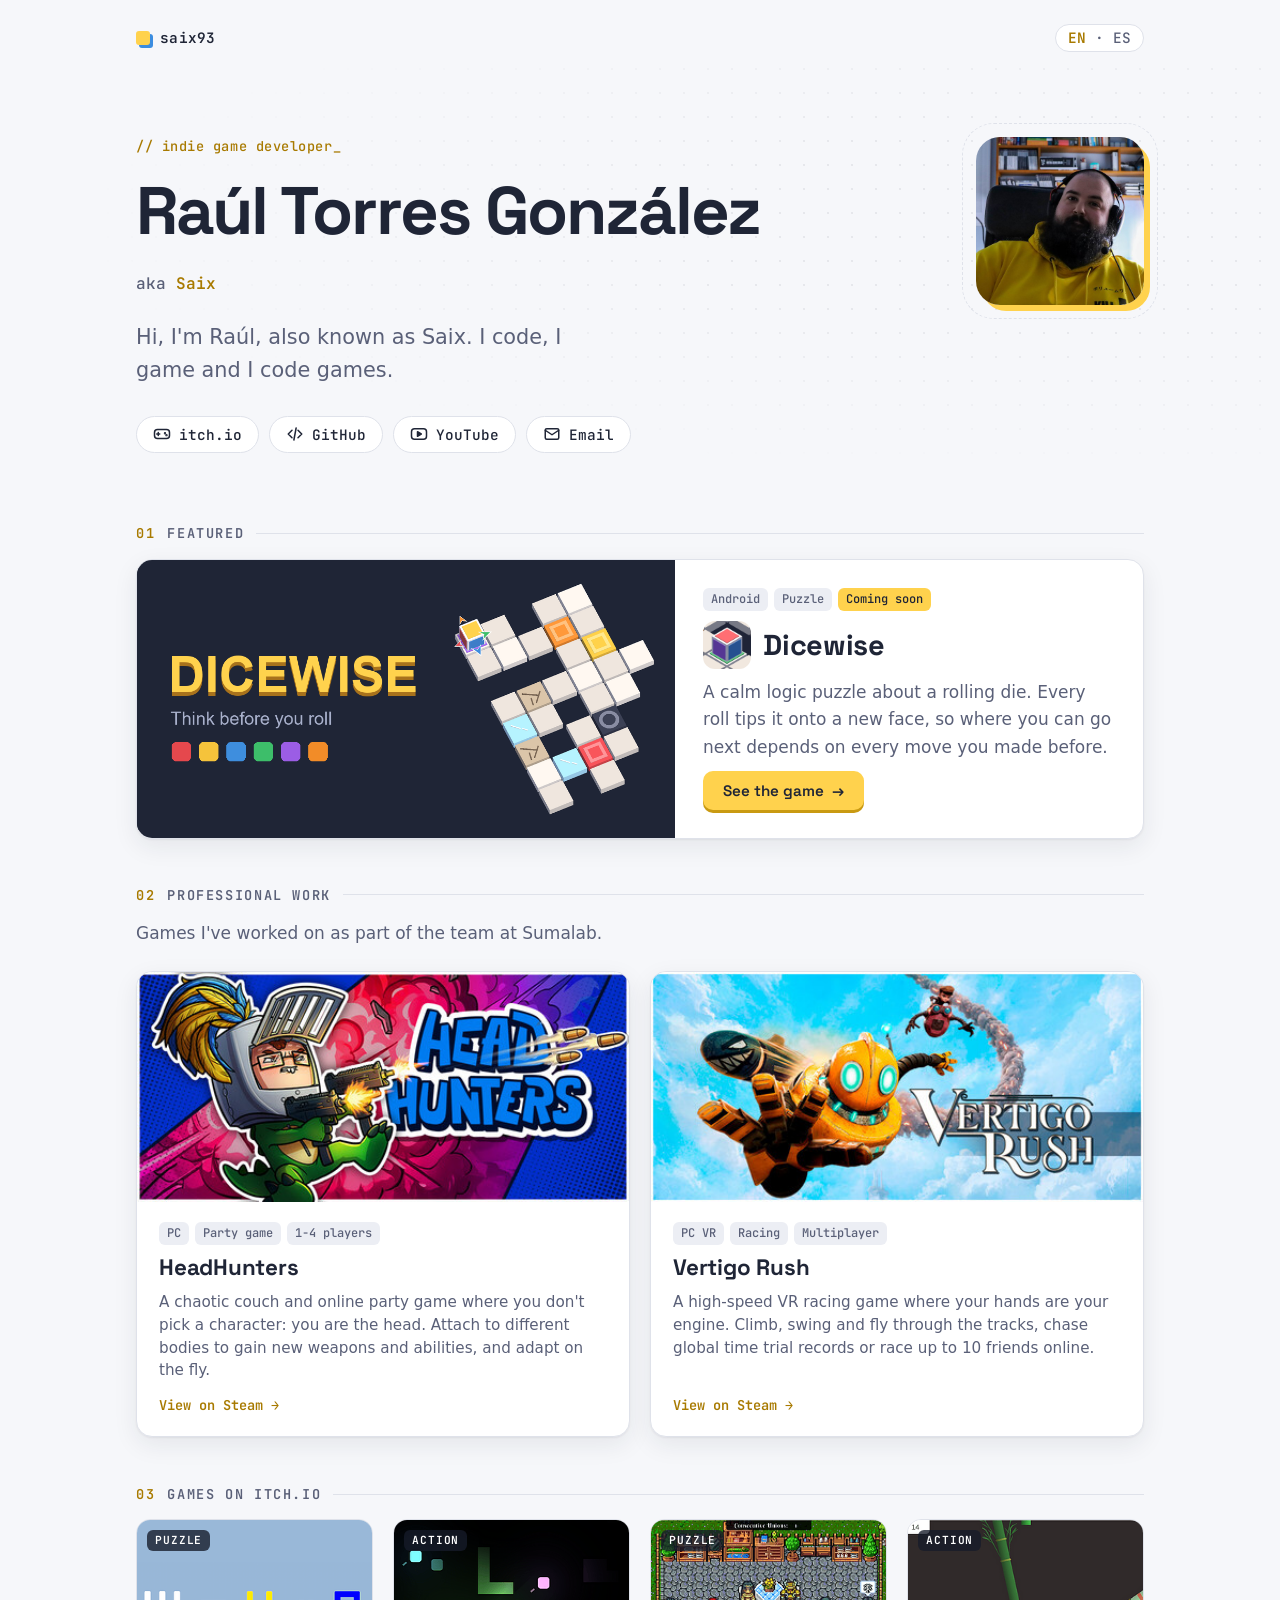
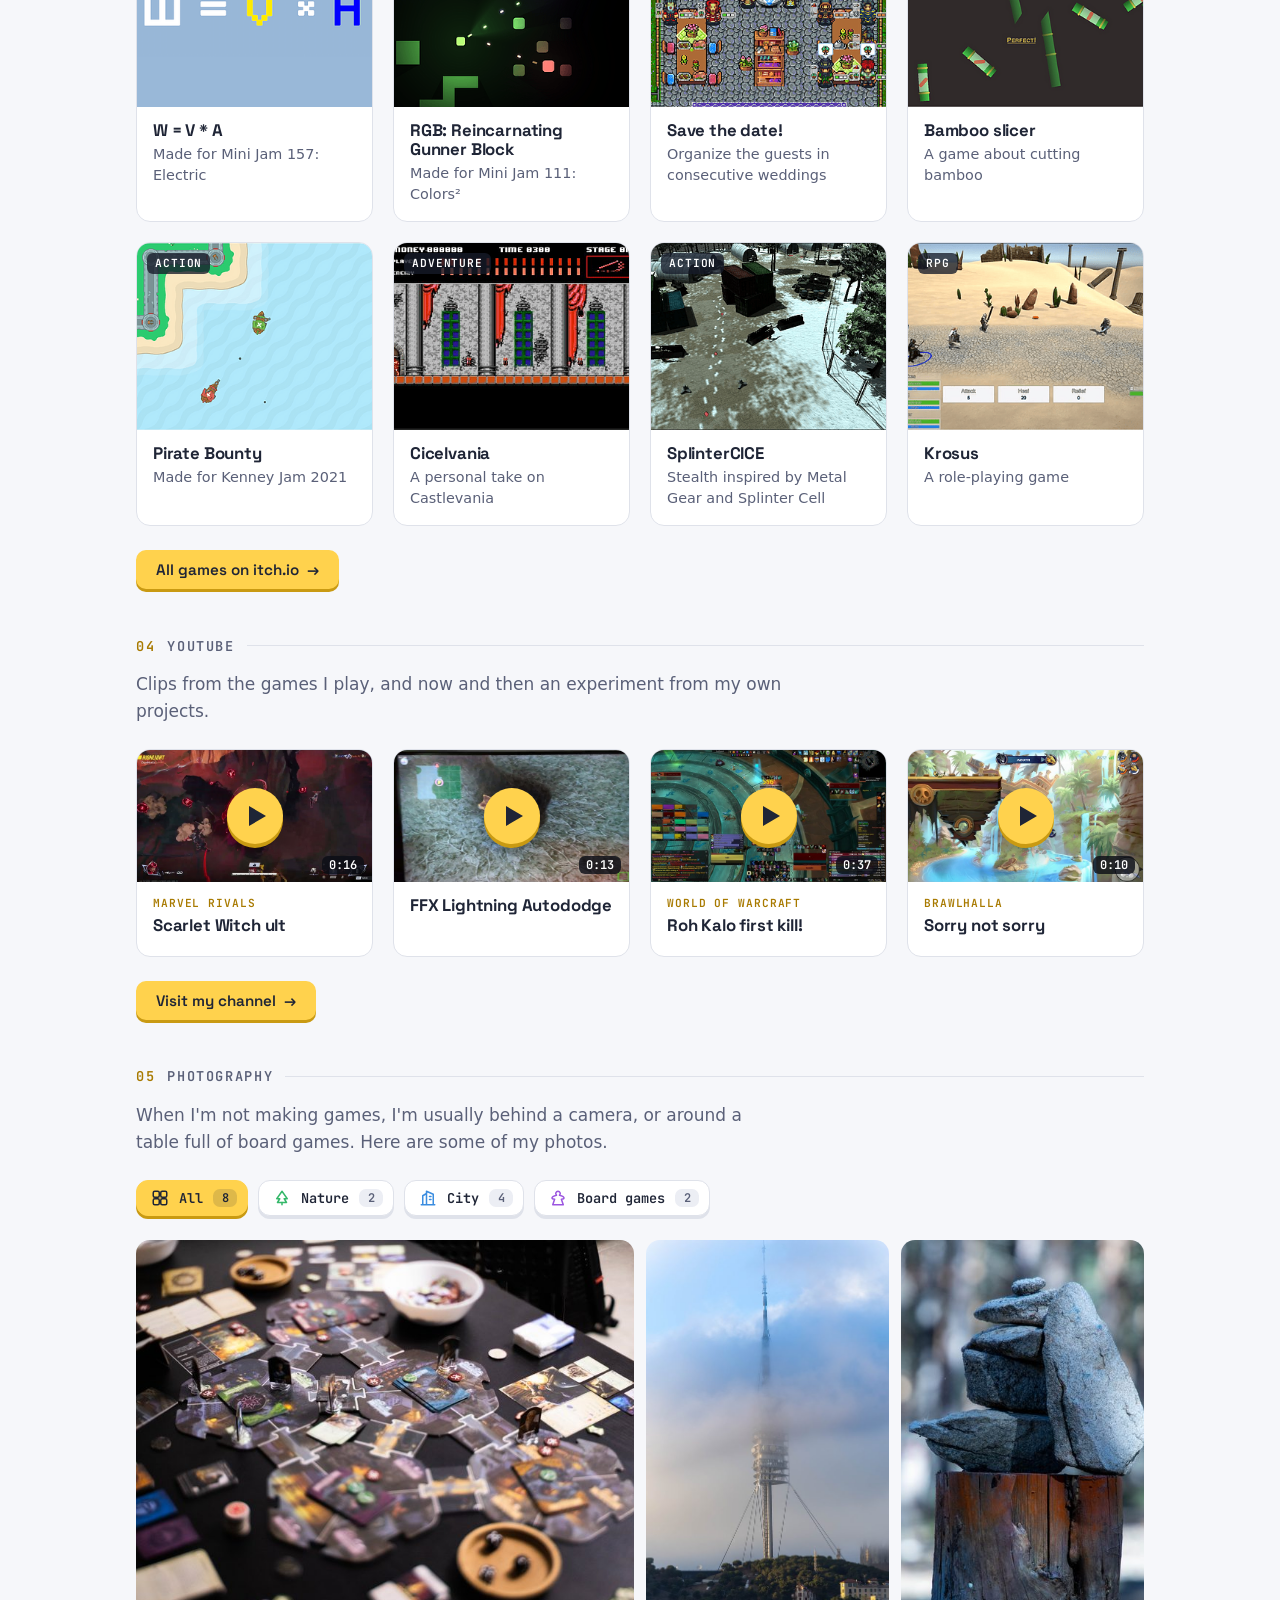
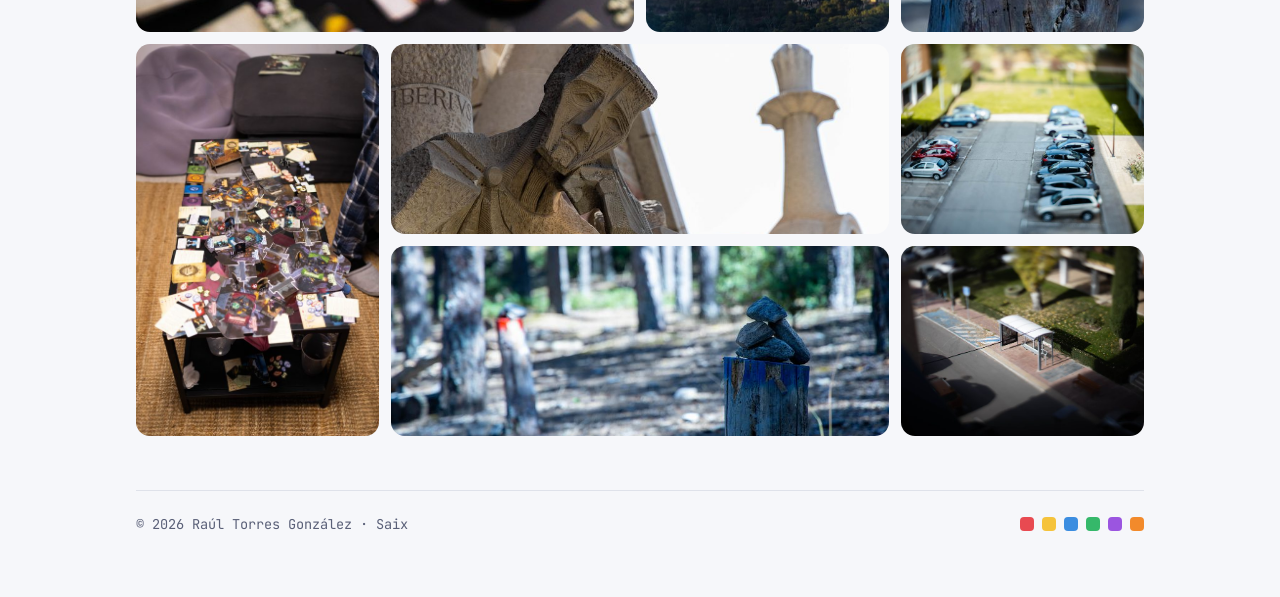
<file: index.html>
<!doctype html>
<html lang="en">
<head>
<meta charset="utf-8">
<meta name="viewport" content="width=device-width, initial-scale=1">
<title data-es="Raúl Torres (Saix) · Desarrollador de videojuegos">Raúl Torres (Saix) · Game Developer</title>
<script src="lang.js"></script>
<meta name="description" content="Raúl Torres González, aka Saix, is an indie game developer. Puzzle and action games for Android and the web, plus photography.">
<link rel="icon" href="dicewise/Dicewise-Icon.png">
<link rel="preconnect" href="https://fonts.googleapis.com">
<link rel="preconnect" href="https://fonts.gstatic.com" crossorigin>
<link rel="stylesheet" href="https://fonts.googleapis.com/css2?family=JetBrains+Mono:wght@400;500;600&family=Space+Grotesk:wght@500;600;700&display=swap">
<link rel="stylesheet" href="style.css">
</head>
<body>
<main class="wide">
<div class="top">
  <a class="brand" href="./">saix93</a>
  <button class="lang-toggle" type="button" aria-label="Change language / Cambiar idioma"><span class="en">EN</span> · <span class="es">ES</span></button>
</div>

<header class="hero">
  <p class="eyebrow"><span lang="en">// indie game developer</span><span lang="es">// desarrollador de videojuegos indie</span></p>
  <h1>Raúl Torres González</h1>
  <p class="aka"><span lang="en">aka</span><span lang="es">alias</span> <strong>Saix</strong></p>
  <figure class="avatar-frame"><img src="img/me.jpg" alt="Raúl Torres González" width="480" height="480"></figure>
  <p class="lead" lang="en">Hi, I'm Raúl, also known as Saix. I code, I game and I code games.</p>
  <p class="lead" lang="es">Hola, soy Raúl, también conocido como Saix. Programo, juego y programo juegos.</p>
  <div class="actions">
    <a class="pill" href="https://saix93.itch.io/">
      <svg viewBox="0 0 24 24" fill="none" stroke="currentColor" stroke-width="2" stroke-linecap="round" stroke-linejoin="round" aria-hidden="true"><rect x="2" y="6" width="20" height="12" rx="4"/><path d="M7 10v4M5 12h4"/><circle cx="16" cy="11" r=".6" fill="currentColor"/><circle cx="18" cy="13.5" r=".6" fill="currentColor"/></svg>
      itch.io
    </a>
    <a class="pill" href="https://github.com/saix93">
      <svg viewBox="0 0 24 24" fill="none" stroke="currentColor" stroke-width="2" stroke-linecap="round" stroke-linejoin="round" aria-hidden="true"><path d="m8 7-5 5 5 5M16 7l5 5-5 5M13.5 4l-3 16"/></svg>
      GitHub
    </a>
    <a class="pill" href="https://www.youtube.com/@rtorresgonzalez93">
      <svg viewBox="0 0 24 24" fill="none" stroke="currentColor" stroke-width="2" stroke-linecap="round" stroke-linejoin="round" aria-hidden="true"><rect x="2" y="5" width="20" height="14" rx="4"/><path d="m10 9 5 3-5 3z" fill="currentColor"/></svg>
      YouTube
    </a>
    <a class="pill" href="mailto:r.torresgonzalez.93@gmail.com">
      <svg viewBox="0 0 24 24" fill="none" stroke="currentColor" stroke-width="2" stroke-linecap="round" stroke-linejoin="round" aria-hidden="true"><rect x="3" y="5" width="18" height="14" rx="2"/><path d="m3 7 9 6 9-6"/></svg>
      Email
    </a>
  </div>
</header>

<h2 class="section-title"><span class="idx">01</span><span lang="en">Featured</span><span lang="es">Destacado</span></h2>
<article class="featured" data-tilt="3">
  <a class="art" href="dicewise/"><img src="dicewise/FeatureGraphic.png" alt="Dicewise" width="1024" height="500"></a>
  <div class="body">
    <ul class="tags">
      <li class="badge">Android</li>
      <li class="badge"><span lang="en">Puzzle</span><span lang="es">Puzle</span></li>
      <li class="badge soon"><span lang="en">Coming soon</span><span lang="es">Próximamente</span></li>
    </ul>
    <h3><img src="dicewise/Dicewise-Icon.png" alt="" width="48" height="48">Dicewise</h3>
    <p lang="en">A calm logic puzzle about a rolling die. Every roll tips it onto a new face, so where you can go next depends on every move you made before.</p>
    <p lang="es">Un puzle de lógica tranquilo sobre un dado que rueda. Cada movimiento lo vuelca sobre una cara nueva, así que adónde puedes ir depende de todo lo que has hecho antes.</p>
    <a class="button" href="dicewise/"><span lang="en">See the game</span><span lang="es">Ver el juego</span> →</a>
  </div>
</article>

<h2 class="section-title" id="work"><span class="idx">02</span><span lang="en">Professional work</span><span lang="es">Trabajo profesional</span></h2>
<p class="section-intro" lang="en">Games I've worked on as part of the team at Sumalab.</p>
<p class="section-intro" lang="es">Juegos en los que he trabajado como parte del equipo de Sumalab.</p>
<ul class="work">
  <li><a data-tilt="4" href="https://store.steampowered.com/app/3675690/HeadHunters/">
    <div class="thumb"><img src="img/work/headhunters.jpg" alt="" width="460" height="215" loading="lazy"></div>
    <div class="info">
      <ul class="tags">
        <li class="badge">PC</li>
        <li class="badge">Party game</li>
        <li class="badge"><span lang="en">1-4 players</span><span lang="es">1-4 jugadores</span></li>
      </ul>
      <h3>HeadHunters</h3>
      <p lang="en">A chaotic couch and online party game where you don't pick a character: you are the head. Attach to different bodies to gain new weapons and abilities, and adapt on the fly.</p>
      <p lang="es">Un party game caótico en local y online donde no eliges personaje: eres una cabeza. Acóplate a distintos cuerpos para conseguir nuevas armas y habilidades, y adáptate sobre la marcha.</p>
      <span class="store"><span lang="en">View on Steam</span><span lang="es">Ver en Steam</span> →</span>
    </div>
  </a></li>
  <li><a data-tilt="4" href="https://store.steampowered.com/app/1483380/Vertigo_Rush/">
    <div class="thumb"><img src="img/work/vertigo-rush.jpg" alt="" width="460" height="215" loading="lazy"></div>
    <div class="info">
      <ul class="tags">
        <li class="badge">PC VR</li>
        <li class="badge"><span lang="en">Racing</span><span lang="es">Carreras</span></li>
        <li class="badge"><span lang="en">Multiplayer</span><span lang="es">Multijugador</span></li>
      </ul>
      <h3>Vertigo Rush</h3>
      <p lang="en">A high-speed VR racing game where your hands are your engine. Climb, swing and fly through the tracks, chase global time trial records or race up to 10 friends online.</p>
      <p lang="es">Un juego de carreras en realidad virtual a toda velocidad donde tus manos son el motor. Escala, balancéate y vuela por los circuitos, bate récords mundiales contrarreloj o reta online a hasta 10 amigos.</p>
      <span class="store"><span lang="en">View on Steam</span><span lang="es">Ver en Steam</span> →</span>
    </div>
  </a></li>
</ul>

<h2 class="section-title"><span class="idx">03</span><span lang="en">Games on itch.io</span><span lang="es">Juegos en itch.io</span></h2>
<ul class="grid">
  <li><a data-tilt="8" href="https://saix93.itch.io/w-va">
    <div class="thumb"><img src="img/games/w-va.png" alt="" width="315" height="250" loading="lazy"><span class="genre"><span lang="en">Puzzle</span><span lang="es">Puzle</span></span></div>
    <div class="info"><h3>W = V * A</h3>
      <p lang="en">Made for Mini Jam 157: Electric</p>
      <p lang="es">Hecho para la Mini Jam 157: Electric</p></div>
  </a></li>
  <li><a data-tilt="8" href="https://saix93.itch.io/rgb-thegame">
    <div class="thumb"><img src="img/games/rgb-thegame.png" alt="" width="315" height="250" loading="lazy"><span class="genre"><span lang="en">Action</span><span lang="es">Acción</span></span></div>
    <div class="info"><h3>RGB: Reincarnating Gunner Block</h3>
      <p lang="en">Made for Mini Jam 111: Colors²</p>
      <p lang="es">Hecho para la Mini Jam 111: Colors²</p></div>
  </a></li>
  <li><a data-tilt="8" href="https://saix93.itch.io/save-the-date">
    <div class="thumb"><img src="img/games/save-the-date.png" alt="" width="315" height="250" loading="lazy"><span class="genre"><span lang="en">Puzzle</span><span lang="es">Puzle</span></span></div>
    <div class="info"><h3>Save the date!</h3>
      <p lang="en">Organize the guests in consecutive weddings</p>
      <p lang="es">Organiza a los invitados de bodas consecutivas</p></div>
  </a></li>
  <li><a data-tilt="8" href="https://saix93.itch.io/bamboo-slicer">
    <div class="thumb"><img src="img/games/bamboo-slicer.png" alt="" width="315" height="250" loading="lazy"><span class="genre"><span lang="en">Action</span><span lang="es">Acción</span></span></div>
    <div class="info"><h3>Bamboo slicer</h3>
      <p lang="en">A game about cutting bamboo</p>
      <p lang="es">Un juego sobre cortar bambú</p></div>
  </a></li>
  <li><a data-tilt="8" href="https://saix93.itch.io/pirate-bounty">
    <div class="thumb"><img src="img/games/pirate-bounty.png" alt="" width="315" height="250" loading="lazy"><span class="genre"><span lang="en">Action</span><span lang="es">Acción</span></span></div>
    <div class="info"><h3>Pirate Bounty</h3>
      <p lang="en">Made for Kenney Jam 2021</p>
      <p lang="es">Hecho para la Kenney Jam 2021</p></div>
  </a></li>
  <li><a data-tilt="8" href="https://saix93.itch.io/cicelvania">
    <div class="thumb"><img src="img/games/cicelvania.png" alt="" width="315" height="250" loading="lazy"><span class="genre"><span lang="en">Adventure</span><span lang="es">Aventura</span></span></div>
    <div class="info"><h3>Cicelvania</h3>
      <p lang="en">A personal take on Castlevania</p>
      <p lang="es">Mi versión personal de Castlevania</p></div>
  </a></li>
  <li><a data-tilt="8" href="https://saix93.itch.io/splintercice">
    <div class="thumb"><img src="img/games/splintercice.png" alt="" width="315" height="250" loading="lazy"><span class="genre"><span lang="en">Action</span><span lang="es">Acción</span></span></div>
    <div class="info"><h3>SplinterCICE</h3>
      <p lang="en">Stealth inspired by Metal Gear and Splinter Cell</p>
      <p lang="es">Sigilo inspirado en Metal Gear y Splinter Cell</p></div>
  </a></li>
  <li><a data-tilt="8" href="https://saix93.itch.io/krosus">
    <div class="thumb"><img src="img/games/krosus.png" alt="" width="315" height="250" loading="lazy"><span class="genre"><span lang="en">RPG</span><span lang="es">Rol</span></span></div>
    <div class="info"><h3>Krosus</h3>
      <p lang="en">A role-playing game</p>
      <p lang="es">Un juego de rol</p></div>
  </a></li>
</ul>
<a class="button section-cta" href="https://saix93.itch.io/"><span lang="en">All games on itch.io</span><span lang="es">Todos los juegos en itch.io</span> →</a>

<h2 class="section-title" id="videos"><span class="idx">04</span>YouTube</h2>
<p class="section-intro" lang="en">Clips from the games I play, and now and then an experiment from my own projects.</p>
<p class="section-intro" lang="es">Clips de los juegos a los que juego y, de vez en cuando, algún experimento de mis propios proyectos.</p>
<ul class="videos">
</ul>

<dialog class="lightbox video-box" aria-label="Video">
  <div class="lb-frame"></div>
  <div class="lb-bar"><span class="lb-cap"></span><span class="lb-count"></span></div>
  <button type="button" class="lb-prev" aria-label="Previous">‹</button>
  <button type="button" class="lb-next" aria-label="Next">›</button>
  <button type="button" class="lb-close" aria-label="Close">✕</button>
</dialog>
<a class="button section-cta" href="https://www.youtube.com/@rtorresgonzalez93"><span lang="en">Visit my channel</span><span lang="es">Visita mi canal</span> →</a>
<script src="videos-list.js"></script>
<script src="videos.js"></script>

<h2 class="section-title" id="photos"><span class="idx">05</span><span lang="en">Photography</span><span lang="es">Fotografía</span></h2>
<p class="section-intro" lang="en">When I'm not making games, I'm usually behind a camera, or around a table full of board games. Here are some of my photos.</p>
<p class="section-intro" lang="es">Cuando no estoy haciendo juegos, suelo estar detrás de una cámara o alrededor de una mesa llena de juegos de mesa. Aquí tienes algunas de mis fotos.</p>
<div class="filters" role="group" aria-label="Filter photos">
  <button type="button" data-filter="all" aria-pressed="true">
    <svg viewBox="0 0 24 24" fill="none" stroke="currentColor" stroke-width="2" stroke-linejoin="round" aria-hidden="true"><rect x="3" y="3" width="8" height="8" rx="2"/><rect x="13" y="3" width="8" height="8" rx="2"/><rect x="3" y="13" width="8" height="8" rx="2"/><rect x="13" y="13" width="8" height="8" rx="2"/></svg>
    <span lang="en">All</span><span lang="es">Todas</span><span class="count"></span>
  </button>
  <button type="button" data-filter="nature" aria-pressed="false" style="--c: var(--green)">
    <svg viewBox="0 0 24 24" fill="none" stroke="currentColor" stroke-width="2" stroke-linecap="round" stroke-linejoin="round" aria-hidden="true"><path d="M12 3 5 13h4l-3 5h12l-3-5h4z"/><path d="M12 18v3"/></svg>
    <span lang="en">Nature</span><span lang="es">Naturaleza</span><span class="count"></span>
  </button>
  <button type="button" data-filter="city" aria-pressed="false" style="--c: var(--blue)">
    <svg viewBox="0 0 24 24" fill="none" stroke="currentColor" stroke-width="2" stroke-linecap="round" stroke-linejoin="round" aria-hidden="true"><path d="M3 21h18M5 21V9l5-3v15M10 21V3l9 4v14"/><path d="M14 10h2M14 14h2"/></svg>
    <span lang="en">City</span><span lang="es">Ciudad</span><span class="count"></span>
  </button>
  <button type="button" data-filter="boardgames" aria-pressed="false" style="--c: var(--purple)">
    <svg viewBox="0 0 24 24" fill="none" stroke="currentColor" stroke-width="2" stroke-linecap="round" stroke-linejoin="round" aria-hidden="true"><path d="M12 3a3 3 0 0 1 2 5.2c2 .5 6 1.6 6 3.8 0 1.2-1.6 1.6-3.5 1.6L19 21H5l2.5-7.4C5.6 13.6 4 13.2 4 12c0-2.2 4-3.3 6-3.8A3 3 0 0 1 12 3z"/></svg>
    <span lang="en">Board games</span><span lang="es">Juegos de mesa</span><span class="count"></span>
  </button>
</div>
<ul class="gallery">
  <li class="big" data-cat="boardgames"><a data-tilt="5" href="img/photos/3478.jpg"><img src="img/photos/3478-sm.jpg" alt="Board game in progress on a dark table" width="800" height="533" loading="lazy"><span class="cap"><span lang="en">Board game night</span><span lang="es">Noche de juegos de mesa</span></span></a></li>
  <li class="tall" data-cat="city"><a data-tilt="5" href="img/photos/2397.jpg"><img src="img/photos/2397-sm.jpg" alt="Collserola tower rising out of the fog" width="533" height="800" loading="lazy"><span class="cap"><span lang="en">Above the fog</span><span lang="es">Sobre la niebla</span></span></a></li>
  <li class="tall" data-cat="nature"><a data-tilt="5" href="img/photos/2288.jpg"><img src="img/photos/2288-sm.jpg" alt="Stacked stones on a tree stump in a pine forest" width="800" height="533" loading="lazy"><span class="cap"><span lang="en">Balance</span><span lang="es">Equilibrio</span></span></a></li>
  <li class="tall" data-cat="boardgames"><a data-tilt="5" href="img/photos/3395.jpg"><img src="img/photos/3395-sm.jpg" alt="A board game spread over a living room table" width="533" height="800" loading="lazy"><span class="cap"><span lang="en">A full table</span><span lang="es">Mesa llena</span></span></a></li>
  <li class="wide" data-cat="city"><a data-tilt="5" href="img/photos/2490.jpg"><img src="img/photos/2490-sm.jpg" alt="Stone sculpture on a church facade" width="800" height="533" loading="lazy"><span class="cap"><span lang="en">Carved in stone</span><span lang="es">Tallado en piedra</span></span></a></li>
  <li data-cat="city"><a data-tilt="5" href="img/photos/3153.jpg"><img src="img/photos/3153-sm.jpg" alt="Tilt-shift view of a car park" width="800" height="533" loading="lazy"><span class="cap"><span lang="en">Miniature car park</span><span lang="es">Aparcamiento en miniatura</span></span></a></li>
  <li class="wide" data-cat="nature"><a data-tilt="5" href="img/photos/2286.jpg"><img src="img/photos/2286-sm.jpg" alt="Pine forest with a stone stack in the light" width="800" height="533" loading="lazy"><span class="cap"><span lang="en">Pine forest</span><span lang="es">Pinar</span></span></a></li>
  <li data-cat="city"><a data-tilt="5" href="img/photos/3160.jpg"><img src="img/photos/3160-sm.jpg" alt="Tilt-shift view of a street and bus stop" width="800" height="533" loading="lazy"><span class="cap"><span lang="en">Miniature street</span><span lang="es">Calle en miniatura</span></span></a></li>
</ul>

<dialog class="lightbox photo-box" aria-label="Photo">
  <img alt="">
  <div class="lb-bar"><span class="lb-cap"></span><span class="lb-count"></span></div>
  <button type="button" class="lb-prev" aria-label="Previous">‹</button>
  <button type="button" class="lb-next" aria-label="Next">›</button>
  <button type="button" class="lb-close" aria-label="Close">✕</button>
</dialog>
<script src="gallery.js"></script>
<script src="taglines.js"></script>
<script src="typewriter.js"></script>
<script src="effects.js"></script>

<footer class="footer">
  <span>© 2026 Raúl Torres González · Saix</span>
  <ul class="pips" aria-hidden="true"><li></li><li></li><li></li><li></li><li></li><li></li></ul>
</footer>
</main>
</body>
</html>
</file>
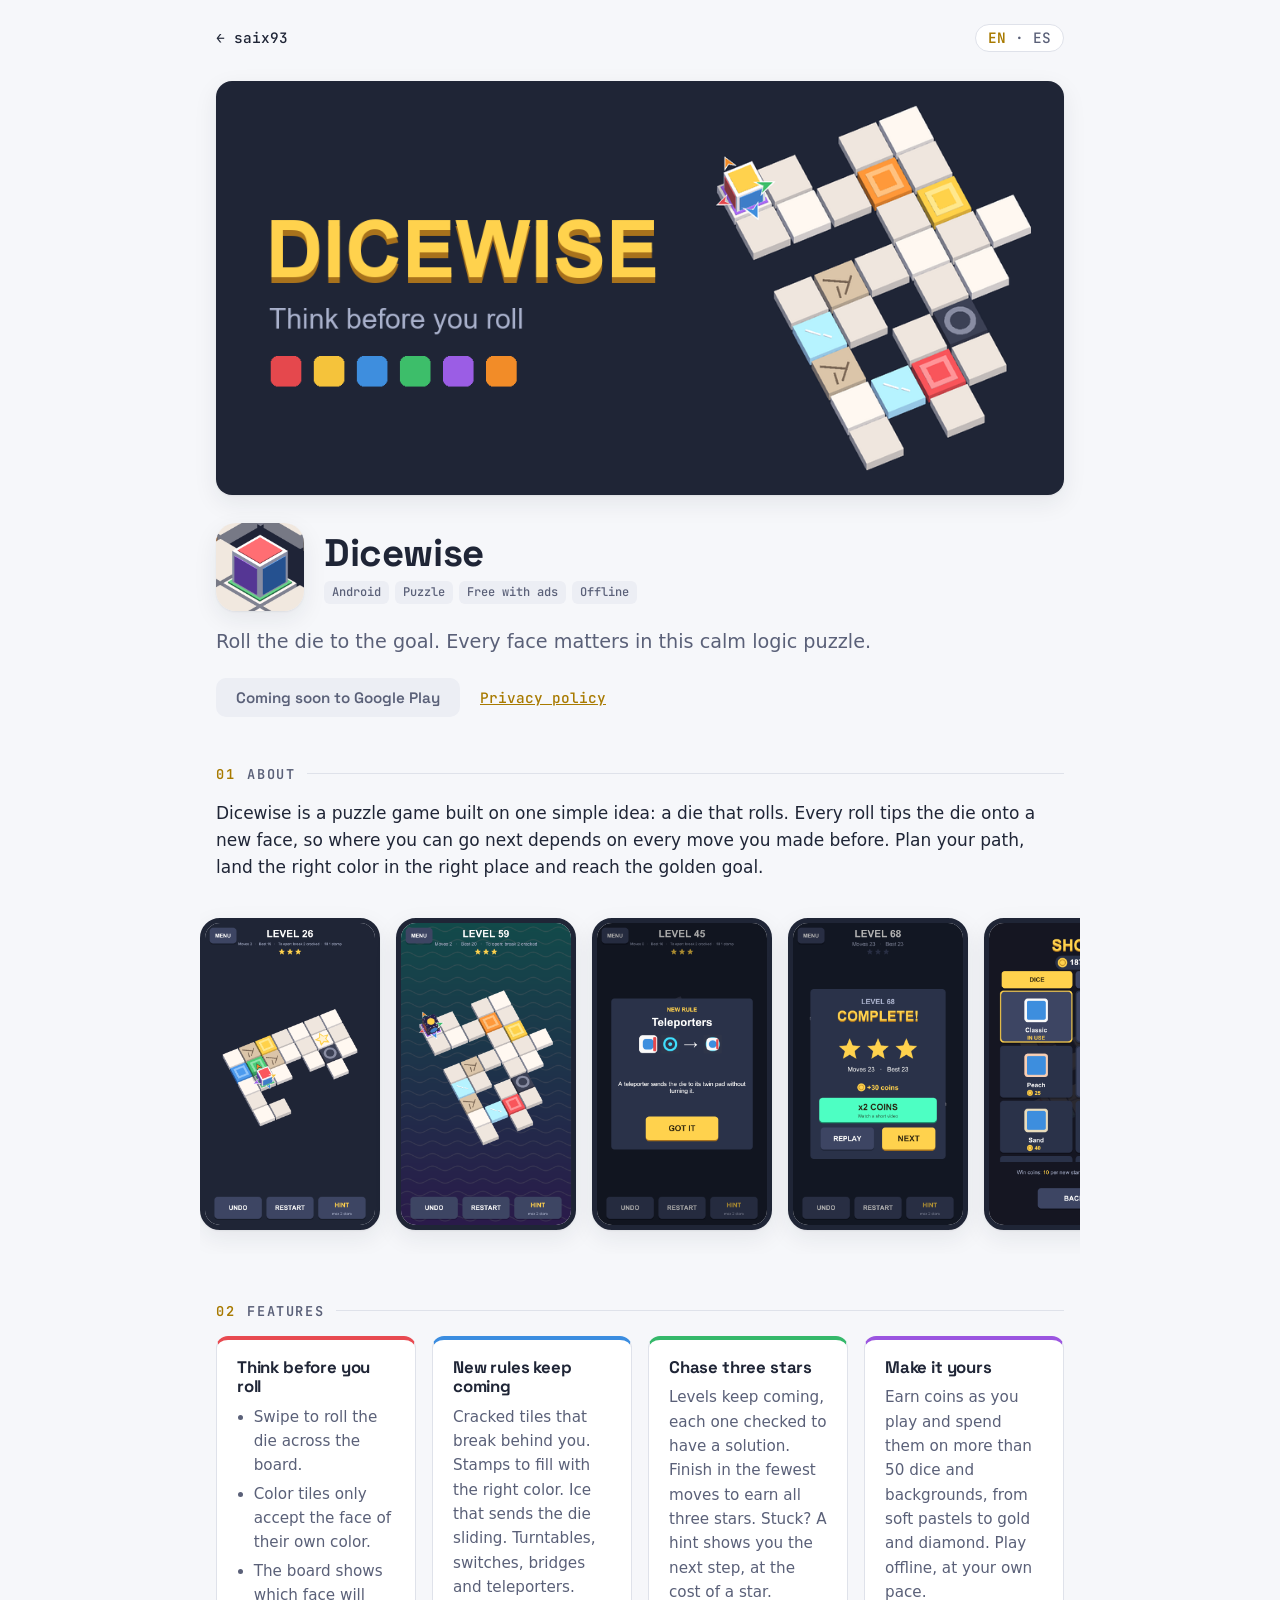
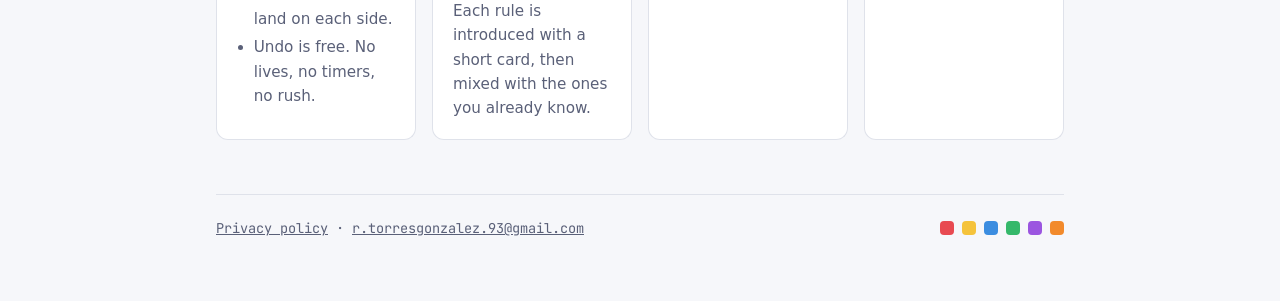
<file: dicewise/index.html>
<!doctype html>
<html lang="en">
<head>
<meta charset="utf-8">
<meta name="viewport" content="width=device-width, initial-scale=1">
<title data-es="Dicewise · Puzzle de dados">Dicewise · Rolling Dice Puzzle</title>
<script src="../lang.js"></script>
<meta name="description" content="Dicewise is a calm logic puzzle for Android. Roll the die to the goal: every face matters.">
<meta property="og:title" content="Dicewise: Rolling Dice Puzzle">
<meta property="og:description" content="Roll the die to the goal. Every face matters in this calm logic puzzle.">
<meta property="og:image" content="https://saix93.github.io/dicewise/FeatureGraphic.png">
<link rel="icon" href="Dicewise-Icon.png">
<link rel="preconnect" href="https://fonts.googleapis.com">
<link rel="preconnect" href="https://fonts.gstatic.com" crossorigin>
<link rel="stylesheet" href="https://fonts.googleapis.com/css2?family=JetBrains+Mono:wght@400;500;600&family=Space+Grotesk:wght@500;600;700&display=swap">
<link rel="stylesheet" href="../style.css">
</head>
<body>
<main class="wide" style="max-width: 880px">
<div class="top">
  <a href="../">← saix93</a>
  <button class="lang-toggle" type="button" aria-label="Change language / Cambiar idioma"><span class="en">EN</span> · <span class="es">ES</span></button>
</div>

<img class="banner" src="FeatureGraphic.png" alt="Dicewise: Think before you roll" width="1024" height="500">

<div class="game-head">
  <img src="Dicewise-Icon.png" alt="" width="88" height="88">
  <div>
    <h1>Dicewise</h1>
    <ul class="tags">
      <li class="badge">Android</li>
      <li class="badge"><span lang="en">Puzzle</span><span lang="es">Puzle</span></li>
      <li class="badge"><span lang="en">Free with ads</span><span lang="es">Gratis con anuncios</span></li>
      <li class="badge"><span lang="en">Offline</span><span lang="es">Sin conexión</span></li>
    </ul>
  </div>
</div>

<p class="tagline" lang="en">Roll the die to the goal. Every face matters in this calm logic puzzle.</p>
<p class="tagline" lang="es">Rueda el dado hasta la meta. En este puzle de lógica, cada cara cuenta.</p>
<!-- When the game is live, replace this span with:
     <a class="button" href="https://play.google.com/store/apps/details?id=com.saix.dicewise"><span lang="en">Get it on Google Play</span><span lang="es">Disponible en Google Play</span></a> -->
<div class="store-row">
  <span class="button disabled"><span lang="en">Coming soon to Google Play</span><span lang="es">Próximamente en Google Play</span></span>
  <a class="policy-link" href="privacy-policy.html"><span lang="en">Privacy policy</span><span lang="es">Política de privacidad</span></a>
</div>

<h2 class="section-title"><span class="idx">01</span><span lang="en">About</span><span lang="es">El juego</span></h2>
<p lang="en">Dicewise is a puzzle game built on one simple idea: a die that rolls. Every roll tips the die onto a new face, so where you can go next depends on every move you made before. Plan your path, land the right color in the right place and reach the golden goal.</p>
<p lang="es">Dicewise es un juego de puzles con una idea sencilla: un dado que rueda. Cada movimiento vuelca el dado sobre una cara nueva, así que adónde puedes ir depende de todo lo que has hecho antes. Planea tu camino, pon el color adecuado en el sitio adecuado y llega a la meta dorada.</p>

<div class="shots" data-hscroll>
  <img src="Screenshots/01-gameplay.png" alt="" width="1080" height="1920" loading="lazy">
  <img src="Screenshots/02-advanced.png" alt="" width="1080" height="1920" loading="lazy">
  <img src="Screenshots/03-new-rule.png" alt="" width="1080" height="1920" loading="lazy">
  <img src="Screenshots/04-level-complete.png" alt="" width="1080" height="1920" loading="lazy">
  <img src="Screenshots/05-shop.png" alt="" width="1080" height="1920" loading="lazy">
  <img src="Screenshots/06-menu.png" alt="" width="1080" height="1920" loading="lazy">
</div>

<h2 class="section-title"><span class="idx">02</span><span lang="en">Features</span><span lang="es">Características</span></h2>
<div class="features">
  <section data-tilt="6" class="feature" style="--c: var(--red)">
    <h3><span lang="en">Think before you roll</span><span lang="es">Piensa antes de rodar</span></h3>
    <ul lang="en">
      <li>Swipe to roll the die across the board.</li>
      <li>Color tiles only accept the face of their own color.</li>
      <li>The board shows which face will land on each side.</li>
      <li>Undo is free. No lives, no timers, no rush.</li>
    </ul>
    <ul lang="es">
      <li>Desliza para hacer rodar el dado por el tablero.</li>
      <li>Las casillas de color solo aceptan la cara de su color.</li>
      <li>El tablero te muestra qué cara caerá en cada lado.</li>
      <li>Deshacer es gratis. Sin vidas, sin cronómetros, sin prisas.</li>
    </ul>
  </section>
  <section data-tilt="6" class="feature" style="--c: var(--blue)">
    <h3><span lang="en">New rules keep coming</span><span lang="es">Siempre hay reglas nuevas</span></h3>
    <p lang="en">Cracked tiles that break behind you. Stamps to fill with the right color. Ice that sends the die sliding. Turntables, switches, bridges and teleporters. Each rule is introduced with a short card, then mixed with the ones you already know.</p>
    <p lang="es">Casillas agrietadas que se rompen a tu paso. Sellos que llenar con el color correcto. Hielo que hace deslizar el dado. Plataformas giratorias, interruptores, puentes y teletransportes. Cada regla se presenta con una tarjeta breve y luego se mezcla con las que ya conoces.</p>
  </section>
  <section data-tilt="6" class="feature" style="--c: var(--green)">
    <h3><span lang="en">Chase three stars</span><span lang="es">Consigue las tres estrellas</span></h3>
    <p lang="en">Levels keep coming, each one checked to have a solution. Finish in the fewest moves to earn all three stars. Stuck? A hint shows you the next step, at the cost of a star.</p>
    <p lang="es">Los niveles no se acaban, y todos tienen solución comprobada. Termina con el mínimo de movimientos para conseguir las tres estrellas. ¿Atascado? Una pista te muestra el siguiente paso, a cambio de una estrella.</p>
  </section>
  <section data-tilt="6" class="feature" style="--c: var(--purple)">
    <h3><span lang="en">Make it yours</span><span lang="es">Hazlo tuyo</span></h3>
    <p lang="en">Earn coins as you play and spend them on more than 50 dice and backgrounds, from soft pastels to gold and diamond. Play offline, at your own pace.</p>
    <p lang="es">Gana monedas jugando y gástalas en más de 50 dados y fondos, desde tonos pastel hasta oro y diamante. Juega sin conexión, a tu ritmo.</p>
  </section>
</div>

<footer class="footer">
  <span><a href="privacy-policy.html"><span lang="en">Privacy policy</span><span lang="es">Política de privacidad</span></a> · <a href="mailto:r.torresgonzalez.93@gmail.com">r.torresgonzalez.93@gmail.com</a></span>
  <ul class="pips" aria-hidden="true"><li></li><li></li><li></li><li></li><li></li><li></li></ul>
</footer>
</main>
<script src="../hscroll.js"></script>
<script src="../effects.js"></script>
</body>
</html>
</file>
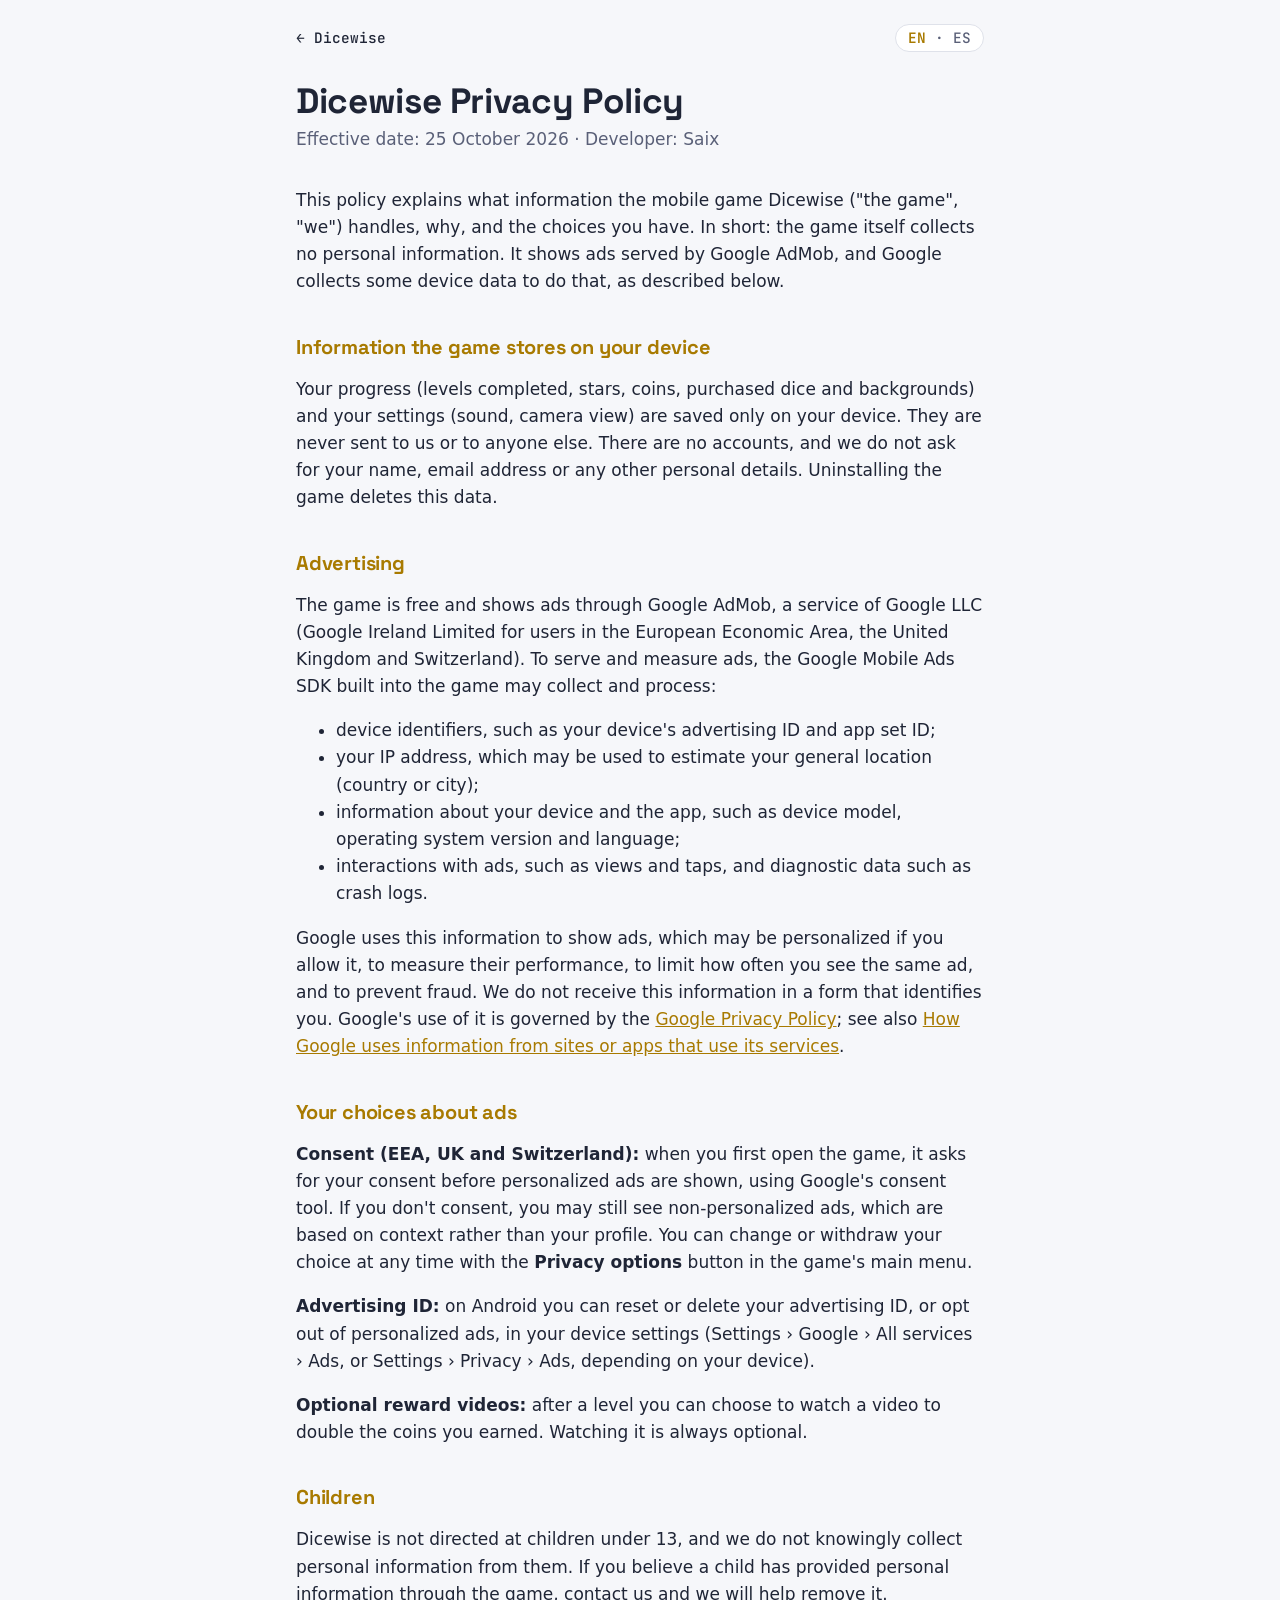
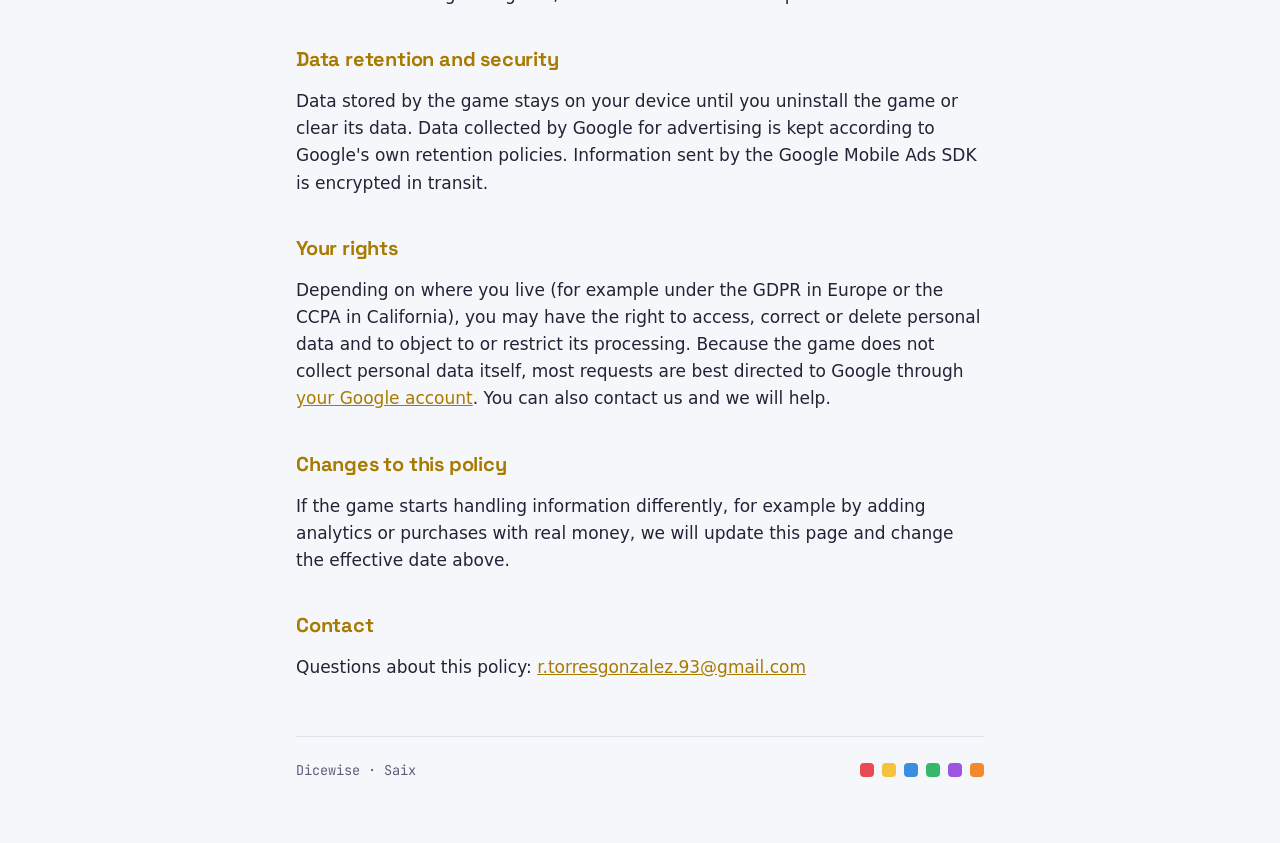
<file: dicewise/privacy-policy.html>
<!doctype html>
<html lang="en">
<head>
<meta charset="utf-8">
<meta name="viewport" content="width=device-width, initial-scale=1">
<title data-es="Política de privacidad de Dicewise">Dicewise Privacy Policy</title>
<script src="../lang.js"></script>
<link rel="icon" href="Dicewise-Icon.png">
<link rel="preconnect" href="https://fonts.googleapis.com">
<link rel="preconnect" href="https://fonts.gstatic.com" crossorigin>
<link rel="stylesheet" href="https://fonts.googleapis.com/css2?family=JetBrains+Mono:wght@400;500;600&family=Space+Grotesk:wght@500;600;700&display=swap">
<link rel="stylesheet" href="../style.css">
</head>
<body>
<main>
<div class="top">
  <a href="./">← Dicewise</a>
  <button class="lang-toggle" type="button" aria-label="Change language / Cambiar idioma"><span class="en">EN</span> · <span class="es">ES</span></button>
</div>

<div lang="en">
<h1>Dicewise Privacy Policy</h1>
<p class="meta">Effective date: 25 October 2026 · Developer: Saix</p>

<p>This policy explains what information the mobile game Dicewise ("the game", "we") handles, why, and the choices you have. In short: the game itself collects no personal information. It shows ads served by Google AdMob, and Google collects some device data to do that, as described below.</p>

<h2>Information the game stores on your device</h2>
<p>Your progress (levels completed, stars, coins, purchased dice and backgrounds) and your settings (sound, camera view) are saved only on your device. They are never sent to us or to anyone else. There are no accounts, and we do not ask for your name, email address or any other personal details. Uninstalling the game deletes this data.</p>

<h2>Advertising</h2>
<p>The game is free and shows ads through Google AdMob, a service of Google LLC (Google Ireland Limited for users in the European Economic Area, the United Kingdom and Switzerland). To serve and measure ads, the Google Mobile Ads SDK built into the game may collect and process:</p>
<ul>
  <li>device identifiers, such as your device's advertising ID and app set ID;</li>
  <li>your IP address, which may be used to estimate your general location (country or city);</li>
  <li>information about your device and the app, such as device model, operating system version and language;</li>
  <li>interactions with ads, such as views and taps, and diagnostic data such as crash logs.</li>
</ul>
<p>Google uses this information to show ads, which may be personalized if you allow it, to measure their performance, to limit how often you see the same ad, and to prevent fraud. We do not receive this information in a form that identifies you. Google's use of it is governed by the <a href="https://policies.google.com/privacy">Google Privacy Policy</a>; see also <a href="https://policies.google.com/technologies/partner-sites">How Google uses information from sites or apps that use its services</a>.</p>

<h2>Your choices about ads</h2>
<p><strong>Consent (EEA, UK and Switzerland):</strong> when you first open the game, it asks for your consent before personalized ads are shown, using Google's consent tool. If you don't consent, you may still see non-personalized ads, which are based on context rather than your profile. You can change or withdraw your choice at any time with the <strong>Privacy options</strong> button in the game's main menu.</p>
<p><strong>Advertising ID:</strong> on Android you can reset or delete your advertising ID, or opt out of personalized ads, in your device settings (Settings › Google › All services › Ads, or Settings › Privacy › Ads, depending on your device).</p>
<p><strong>Optional reward videos:</strong> after a level you can choose to watch a video to double the coins you earned. Watching it is always optional.</p>

<h2>Children</h2>
<p>Dicewise is not directed at children under 13, and we do not knowingly collect personal information from them. If you believe a child has provided personal information through the game, contact us and we will help remove it.</p>

<h2>Data retention and security</h2>
<p>Data stored by the game stays on your device until you uninstall the game or clear its data. Data collected by Google for advertising is kept according to Google's own retention policies. Information sent by the Google Mobile Ads SDK is encrypted in transit.</p>

<h2>Your rights</h2>
<p>Depending on where you live (for example under the GDPR in Europe or the CCPA in California), you may have the right to access, correct or delete personal data and to object to or restrict its processing. Because the game does not collect personal data itself, most requests are best directed to Google through <a href="https://myaccount.google.com/data-and-privacy">your Google account</a>. You can also contact us and we will help.</p>

<h2>Changes to this policy</h2>
<p>If the game starts handling information differently, for example by adding analytics or purchases with real money, we will update this page and change the effective date above.</p>

<h2>Contact</h2>
<p>Questions about this policy: <a href="mailto:r.torresgonzalez.93@gmail.com">r.torresgonzalez.93@gmail.com</a></p>
</div>

<div lang="es">
<h1>Política de privacidad de Dicewise</h1>
<p class="meta">Fecha de entrada en vigor: 25 de octubre de 2026 · Desarrollador: Saix</p>

<p>Esta política explica qué información trata el juego para móviles Dicewise ("el juego", "nosotros"), por qué y qué opciones tienes. En resumen: el juego en sí no recoge ninguna información personal. Muestra anuncios servidos por Google AdMob, y Google recoge algunos datos del dispositivo para hacerlo, como se describe a continuación.</p>

<h2>Información que el juego guarda en tu dispositivo</h2>
<p>Tu progreso (niveles completados, estrellas, monedas, dados y fondos comprados) y tus ajustes (sonido, vista de cámara) se guardan solo en tu dispositivo. Nunca se nos envían a nosotros ni a nadie más. No hay cuentas, y no te pedimos tu nombre, tu dirección de correo electrónico ni ningún otro dato personal. Al desinstalar el juego se borran estos datos.</p>

<h2>Publicidad</h2>
<p>El juego es gratuito y muestra anuncios a través de Google AdMob, un servicio de Google LLC (Google Ireland Limited para los usuarios del Espacio Económico Europeo, el Reino Unido y Suiza). Para servir y medir los anuncios, el SDK de Google Mobile Ads integrado en el juego puede recoger y tratar:</p>
<ul>
  <li>identificadores del dispositivo, como el ID de publicidad y el ID del conjunto de aplicaciones;</li>
  <li>tu dirección IP, que puede usarse para estimar tu ubicación aproximada (país o ciudad);</li>
  <li>información sobre tu dispositivo y la aplicación, como el modelo del dispositivo, la versión del sistema operativo y el idioma;</li>
  <li>interacciones con los anuncios, como visualizaciones y toques, y datos de diagnóstico, como informes de errores.</li>
</ul>
<p>Google usa esta información para mostrar anuncios, que pueden ser personalizados si lo permites, para medir su rendimiento, para limitar cuántas veces ves el mismo anuncio y para prevenir el fraude. No recibimos esta información de forma que te identifique. El uso que hace Google de ella se rige por la <a href="https://policies.google.com/privacy?hl=es">Política de privacidad de Google</a>; consulta también <a href="https://policies.google.com/technologies/partner-sites?hl=es">Cómo utiliza Google la información de sitios web o aplicaciones que utilizan sus servicios</a>.</p>

<h2>Tus opciones sobre los anuncios</h2>
<p><strong>Consentimiento (EEE, Reino Unido y Suiza):</strong> la primera vez que abres el juego, te pide tu consentimiento antes de mostrar anuncios personalizados, mediante la herramienta de consentimiento de Google. Si no das tu consentimiento, puedes seguir viendo anuncios no personalizados, que se basan en el contexto y no en tu perfil. Puedes cambiar o retirar tu elección en cualquier momento con el botón <strong>Opciones de privacidad</strong> del menú principal del juego.</p>
<p><strong>ID de publicidad:</strong> en Android puedes restablecer o eliminar tu ID de publicidad, o desactivar los anuncios personalizados, en los ajustes del dispositivo (Ajustes › Google › Todos los servicios › Anuncios, o Ajustes › Privacidad › Anuncios, según el dispositivo).</p>
<p><strong>Vídeos con recompensa opcionales:</strong> al terminar un nivel puedes elegir ver un vídeo para duplicar las monedas que has ganado. Verlo es siempre opcional.</p>

<h2>Menores</h2>
<p>Dicewise no está dirigido a menores de 13 años, y no recogemos a sabiendas información personal de ellos. Si crees que un menor ha proporcionado información personal a través del juego, ponte en contacto con nosotros y te ayudaremos a eliminarla.</p>

<h2>Conservación y seguridad de los datos</h2>
<p>Los datos que guarda el juego permanecen en tu dispositivo hasta que desinstalas el juego o borras sus datos. Los datos que recoge Google para la publicidad se conservan según las políticas de conservación de Google. La información que envía el SDK de Google Mobile Ads se cifra durante la transmisión.</p>

<h2>Tus derechos</h2>
<p>Según dónde vivas (por ejemplo, en virtud del RGPD en Europa o la CCPA en California), puedes tener derecho a acceder a tus datos personales, rectificarlos o suprimirlos, y a oponerte a su tratamiento o limitarlo. Como el juego no recoge datos personales por sí mismo, la mayoría de las solicitudes conviene dirigirlas a Google a través de <a href="https://myaccount.google.com/data-and-privacy?hl=es">tu cuenta de Google</a>. También puedes ponerte en contacto con nosotros y te ayudaremos.</p>

<h2>Cambios en esta política</h2>
<p>Si el juego empieza a tratar la información de otra forma, por ejemplo añadiendo analíticas o compras con dinero real, actualizaremos esta página y cambiaremos la fecha de entrada en vigor indicada arriba.</p>

<h2>Contacto</h2>
<p>Preguntas sobre esta política: <a href="mailto:r.torresgonzalez.93@gmail.com">r.torresgonzalez.93@gmail.com</a></p>
</div>

<footer class="footer">
  <span>Dicewise · Saix</span>
  <ul class="pips" aria-hidden="true"><li></li><li></li><li></li><li></li><li></li><li></li></ul>
</footer>
</main>
</body>
</html>
</file>
<file: style.css>
:root {
  --bg: #f6f7fa; --surface: #ffffff; --surface-2: #eceef4;
  --text: #1f2536; --dim: #5a6078; --accent: #a87a00; --rule: #dfe2ea;
  --gold: #ffd24d; --on-gold: #1f2536; --grid: rgba(31, 37, 54, .07);
  --shadow: 0 1px 2px rgba(31, 37, 54, .06), 0 8px 24px rgba(31, 37, 54, .08);
  --red: #e84a51; --yellow: #f5c33b; --blue: #3b8de0; --green: #35b86a; --purple: #9b55e0; --orange: #f28a2b;
  --font-display: "Space Grotesk", system-ui, sans-serif;
  --font-mono: "JetBrains Mono", ui-monospace, Consolas, monospace;
}
@media (prefers-color-scheme: dark) {
  :root {
    --bg: #161b2a; --surface: #1f2536; --surface-2: #272e44;
    --text: #eef0f6; --dim: #a9b1cc; --accent: #ffd24d; --rule: #323a55;
    --grid: rgba(238, 240, 246, .06);
    --shadow: 0 1px 2px rgba(0, 0, 0, .3), 0 12px 32px rgba(0, 0, 0, .35);
  }
}

* { box-sizing: border-box; }
body { margin: 0; background: var(--bg); color: var(--text); font: 17px/1.6 system-ui, -apple-system, "Segoe UI", Roboto, sans-serif; -webkit-font-smoothing: antialiased; overflow-x: clip; }
main { max-width: 720px; margin: 0 auto; padding: 24px 16px 64px; }
main.wide { max-width: 1040px; }
h1, h2, h3 { font-family: var(--font-display); line-height: 1.15; letter-spacing: -.01em; }
h1 { margin: 0 0 4px; font-size: 2.2rem; }
h2 { margin: 2em 0 .6em; font-size: 1.25rem; color: var(--accent); }
h3 { margin: 0 0 4px; font-size: 1.05rem; }
.meta { color: var(--dim); margin: 0 0 2em; }
a { color: var(--accent); }
hr { border: 0; border-top: 1px solid var(--rule); margin: 2.5em 0; }
img { max-width: 100%; height: auto; }

/* Scrollbars: slim rounded track with a pill thumb that turns gold on hover */
::-webkit-scrollbar { width: 12px; height: 12px; }
::-webkit-scrollbar-track { background: transparent; }
::-webkit-scrollbar-thumb { background: var(--rule); border: 3px solid var(--bg); border-radius: 999px; }
::-webkit-scrollbar-thumb:hover { background: var(--accent); }
::-webkit-scrollbar-corner { background: transparent; }
@supports (-moz-appearance: none) {
  html { scrollbar-color: var(--rule) transparent; }
}

/* Language switch, see lang.js */
html[lang="es"] body [lang="en"], html[lang="en"] body [lang="es"] { display: none; }

/* Top bar */
.top { display: flex; align-items: center; gap: 16px; margin: 0 0 2em; font: 500 .9rem/1 var(--font-mono); }
.top a { color: var(--text); text-decoration: none; }
.top a:hover { color: var(--accent); }
.brand { display: inline-flex; align-items: center; gap: 10px; font-weight: 600; letter-spacing: .02em; }
.brand::before { content: ""; width: 14px; height: 14px; border-radius: 3px; background: var(--gold); box-shadow: 3px 3px 0 var(--blue); }
.lang-toggle { margin-left: auto; font: inherit; color: var(--dim); background: var(--surface); border: 1px solid var(--rule); border-radius: 999px; padding: 6px 12px; cursor: pointer; }
.lang-toggle:hover { border-color: var(--accent); }
html[lang="en"] .lang-toggle .en, html[lang="es"] .lang-toggle .es { color: var(--accent); font-weight: 600; }

/* Hero */
.hero { position: relative; display: grid; grid-template-columns: 1fr auto; column-gap: 48px; padding: 56px 0 24px; }
.hero > * { grid-column: 1; }
.hero::before {
  content: ""; position: absolute; inset: -24px -50vw 0; z-index: -1;
  background: radial-gradient(var(--grid) 1.5px, transparent 1.5px) 0 0 / 24px 24px;
  -webkit-mask-image: radial-gradient(ellipse 60% 80% at 70% 40%, #000 30%, transparent 75%);
  mask-image: radial-gradient(ellipse 60% 80% at 70% 40%, #000 30%, transparent 75%);
}
.eyebrow { margin: 0 0 12px; font: 500 .85rem var(--font-mono); color: var(--accent); letter-spacing: .04em; }
.hero h1 { font-size: clamp(2rem, 6.5vw, 4.2rem); line-height: 1; letter-spacing: -.03em; }
.aka { margin: 12px 0 0; font: 500 1rem var(--font-mono); color: var(--dim); }
.aka strong { color: var(--accent); font-weight: 600; }
.lead { max-width: 34ch; margin: 16px 0 28px; font-size: 1.3rem; color: var(--dim); }
.hero .lead, .hero .actions { grid-column: 1 / -1; }
.avatar-frame { grid-column: 2; grid-row: 1 / span 3; align-self: center; position: relative; width: 168px; height: 168px; margin: 0; }
.avatar-frame img { position: relative; display: block; width: 100%; height: 100%; border-radius: 24px; object-fit: cover; box-shadow: 6px 6px 0 var(--gold); }
.avatar-frame::before { content: ""; position: absolute; inset: -14px; border: 1.5px dashed var(--rule); border-radius: 32px; }
.actions { display: flex; flex-wrap: wrap; gap: 10px; }
.pill { display: inline-flex; align-items: center; gap: 8px; padding: 8px 16px; border-radius: 999px; background: var(--surface); border: 1px solid var(--rule); color: var(--text); font: 500 .9rem var(--font-mono); text-decoration: none; transition: border-color .15s, transform .15s; }
.pill svg { width: 18px; height: 18px; flex-shrink: 0; }
@media (max-width: 720px) {
  .hero { column-gap: 20px; padding-top: 16px; }
  .avatar-frame { width: 88px; height: 88px; align-self: start; }
  .avatar-frame img { border-radius: 16px; box-shadow: 4px 4px 0 var(--gold); }
  .avatar-frame::before { inset: -8px; border-radius: 22px; }
}
.pips { display: flex; gap: 8px; margin: 0; padding: 0; list-style: none; }
.pips li { width: 14px; height: 14px; border-radius: 4px; }
.pips li:nth-child(1) { background: var(--red); }
.pips li:nth-child(2) { background: var(--yellow); }
.pips li:nth-child(3) { background: var(--blue); }
.pips li:nth-child(4) { background: var(--green); }
.pips li:nth-child(5) { background: var(--purple); }
.pips li:nth-child(6) { background: var(--orange); }

/* Section titles, HUD style */
.section-title { display: flex; align-items: center; gap: 12px; margin: 3.5em 0 1.2em; font: 600 .85rem var(--font-mono); text-transform: uppercase; letter-spacing: .12em; color: var(--dim); }
.section-title .idx { color: var(--accent); }
.section-title::after { content: ""; flex: 1; height: 1px; background: var(--rule); }

/* Featured game */
.featured { display: grid; grid-template-columns: 1.15fr 1fr; overflow: hidden; background: var(--surface); border: 1px solid var(--rule); border-radius: 16px; box-shadow: var(--shadow); }
.featured .art { display: block; overflow: hidden; background: #1f2536; }
.featured .art img { display: block; width: 100%; height: 100%; object-fit: contain; transition: transform .4s; }
.featured .body { padding: 28px; display: flex; flex-direction: column; gap: 10px; }
.featured h3 { display: flex; align-items: center; gap: 12px; font-size: 1.8rem; margin: 0; }
.featured h3 img { width: 48px; height: 48px; border-radius: 12px; }
.featured p { margin: 0; color: var(--dim); }
.featured .button { align-self: flex-start; margin-top: auto; }
@media (max-width: 720px) { .featured { grid-template-columns: 1fr; } }

.tags { display: flex; flex-wrap: wrap; gap: 6px; margin: 0; padding: 0; list-style: none; }
.badge { display: inline-block; font: 500 .75rem/1.6 var(--font-mono); color: var(--dim); background: var(--surface-2); border-radius: 6px; padding: 2px 8px; }
.badge.soon { color: var(--on-gold); background: var(--gold); }
.button { display: inline-flex; align-items: center; gap: 8px; padding: 10px 20px; border-radius: 10px; background: var(--gold); color: var(--on-gold); font: 600 .95rem var(--font-display); text-decoration: none; box-shadow: 0 3px 0 #c99a12; transition: transform .1s, box-shadow .1s; }
.button:active { transform: translateY(2px); box-shadow: 0 1px 0 #c99a12; }
.button.disabled { background: var(--surface-2); color: var(--dim); box-shadow: none; transform: none; cursor: default; }

/* Game grid */
.grid { display: grid; grid-template-columns: repeat(auto-fill, minmax(220px, 1fr)); gap: 20px; margin: 0; padding: 0; list-style: none; }
.grid a { display: flex; flex-direction: column; height: 100%; background: var(--surface); border: 1px solid var(--rule); border-radius: 14px; overflow: hidden; color: inherit; text-decoration: none; }
.grid .thumb { position: relative; overflow: hidden; }
.grid img { display: block; width: 100%; aspect-ratio: 315 / 250; object-fit: cover; transition: transform .4s; }
.grid .genre { position: absolute; top: 10px; left: 10px; font: 600 .7rem/1 var(--font-mono); text-transform: uppercase; letter-spacing: .08em; color: #fff; background: rgba(22, 27, 42, .78); border-radius: 6px; padding: 5px 8px; }
.grid .info { padding: 14px 16px 16px; }
.grid p { margin: 0; color: var(--dim); font-size: .9rem; line-height: 1.45; }
@media (max-width: 520px) {
  .grid { grid-template-columns: 1fr 1fr; gap: 12px; }
  .grid .info { padding: 10px 12px 12px; }
  .grid h3 { font-size: .95rem; }
  .grid p { font-size: .8rem; }
}

/* Professional work: wide Steam cards */
.work { display: grid; grid-template-columns: repeat(auto-fit, minmax(300px, 1fr)); gap: 20px; margin: 0; padding: 0; list-style: none; }
.work a { display: flex; flex-direction: column; height: 100%; background: var(--surface); border: 1px solid var(--rule); border-radius: 16px; overflow: hidden; color: inherit; text-decoration: none; box-shadow: var(--shadow); }
.work .thumb { overflow: hidden; background: #1f2536; }
.work .thumb img { display: block; width: 100%; aspect-ratio: 460 / 215; object-fit: cover; transition: transform .4s; }
.work .info { flex: 1; display: flex; flex-direction: column; gap: 10px; padding: 20px 22px 22px; }
.work h3 { margin: 0; font-size: 1.4rem; transition: color .2s; }
.work p { margin: 0; color: var(--dim); font-size: .95rem; line-height: 1.5; }
.work .store { margin-top: auto; padding-top: 4px; font: 600 .85rem var(--font-mono); color: var(--accent); }
@media (max-width: 520px) { .work { grid-template-columns: 1fr; } }

/* YouTube videos, see videos.js. Clicking a thumbnail opens the player in a lightbox. */
.videos { display: grid; grid-template-columns: repeat(auto-fill, minmax(220px, 1fr)); gap: 20px; margin: 0; padding: 0; list-style: none; }
.video { display: flex; flex-direction: column; height: 100%; background: var(--surface); border: 1px solid var(--rule); border-radius: 14px; overflow: hidden; transition: border-color .2s, box-shadow .3s; }
.video .play { position: relative; display: block; width: 100%; aspect-ratio: 16 / 9; padding: 0; border: 0; overflow: hidden; background: #000; cursor: pointer; }
.video .play img { display: block; width: 100%; height: 100%; object-fit: cover; transition: transform .5s cubic-bezier(.2, .7, .2, 1), filter .3s; }
.video .play::before { content: ""; position: absolute; left: 50%; top: 50%; z-index: 1; width: 56px; height: 56px; margin: -28px 0 0 -28px; border-radius: 50%; background: var(--gold); box-shadow: 0 4px 0 #c99a12, 0 10px 24px rgba(0, 0, 0, .4); transition: transform .3s cubic-bezier(.3, 1.6, .5, 1); }
.video .play::after { content: ""; position: absolute; left: 50%; top: 50%; z-index: 2; margin: -10px 0 0 -6px; border-style: solid; border-width: 10px 0 10px 17px; border-color: transparent transparent transparent var(--on-gold); transition: transform .3s cubic-bezier(.3, 1.6, .5, 1); }
.video .duration { position: absolute; right: 8px; bottom: 8px; z-index: 1; padding: 3px 7px; border-radius: 6px; background: rgba(10, 13, 22, .8); color: #fff; font: 600 .75rem/1 var(--font-mono); }
.video .info { padding: 14px 16px 16px; }
.video .vtag { display: block; margin-bottom: 6px; font: 600 .7rem var(--font-mono); text-transform: uppercase; letter-spacing: .08em; color: var(--accent); }
.video h3 a { color: inherit; text-decoration: none; }
.video h3 a:hover { color: var(--accent); }
.video p { margin: 0; color: var(--dim); font-size: .9rem; line-height: 1.45; }
.video:hover { border-color: var(--accent); box-shadow: 0 20px 44px rgba(0, 0, 0, .35); }
.video:hover .play img { transform: scale(1.12); }
.videos:has(.video:hover) .video:not(:hover) .play img { filter: grayscale(.7) brightness(.5); }
.video .play:hover::before, .video .play:focus-visible::before { transform: scale(1.2); }
.video .play:hover::after, .video .play:focus-visible::after { transform: scale(1.2); }
.section-cta { margin-top: 24px; }

/* Footer */
.footer { display: flex; flex-wrap: wrap; align-items: center; justify-content: space-between; gap: 16px; margin-top: 4em; padding-top: 24px; border-top: 1px solid var(--rule); font: .85rem var(--font-mono); color: var(--dim); }
.footer a { color: var(--dim); }

/* Game page */
.banner { display: block; width: 100%; border-radius: 16px; box-shadow: var(--shadow); }
.game-head { display: flex; align-items: center; gap: 20px; margin: 28px 0 8px; }
.game-head img { width: 88px; height: 88px; border-radius: 20px; box-shadow: var(--shadow); }
.game-head h1 { font-size: 2.4rem; }
.game-head .tags { margin-top: 6px; }
.store-row { display: flex; flex-wrap: wrap; align-items: center; gap: 12px 20px; }
.policy-link { font: 500 .9rem var(--font-mono); }
.tagline { font-size: 1.2rem; color: var(--dim); margin: 16px 0 20px; }
.shots { display: flex; gap: 16px; overflow-x: auto; margin: 0 -16px; padding: 20px 16px 24px; scroll-snap-type: x mandatory; }
@supports (-moz-appearance: none) { .shots { scrollbar-color: var(--gold) var(--surface-2); } }
[data-hscroll] { cursor: grab; }
[data-hscroll].dragging { cursor: grabbing; user-select: none; }
[data-hscroll] img { -webkit-user-drag: none; }
.shots::-webkit-scrollbar { height: 10px; }
.shots::-webkit-scrollbar-track { margin: 0 16px; background: var(--surface-2); border-radius: 999px; }
.shots::-webkit-scrollbar-thumb { background: var(--gold); border: 2px solid var(--surface-2); box-shadow: inset 0 -2px 0 #c99a12; }
.shots::-webkit-scrollbar-thumb:hover { background: #ffdc70; }
.shots img { width: 180px; flex-shrink: 0; border-radius: 20px; border: 5px solid #1f2536; box-shadow: var(--shadow); scroll-snap-align: start; }
.features { display: grid; grid-template-columns: repeat(auto-fit, minmax(200px, 1fr)); gap: 16px; }
.feature { background: var(--surface); border: 1px solid var(--rule); border-top: 4px solid var(--c); border-radius: 12px; padding: 18px 20px; }
.feature h3 { margin-bottom: 8px; }
.feature p, .feature ul { margin: 0; color: var(--dim); font-size: .95rem; }
.feature ul { padding-left: 1.1em; }
.feature li + li { margin-top: 4px; }

/* Photo gallery, see gallery.js */
.section-intro { max-width: 60ch; margin: 0 0 24px; color: var(--dim); }
.filters { display: flex; flex-wrap: wrap; gap: 10px; margin: 0 0 24px; }
.filters button { display: inline-flex; align-items: center; gap: 10px; padding: 8px 10px 8px 14px; font: 600 .85rem var(--font-mono); color: var(--text); background: var(--surface); border: 1px solid var(--rule); border-radius: 12px; box-shadow: 0 3px 0 var(--rule); cursor: pointer; transition: transform .1s, box-shadow .1s, border-color .15s; }
.filters button:hover { border-color: var(--accent); transform: translateY(-1px); box-shadow: 0 4px 0 var(--rule); }
.filters button:active { transform: translateY(2px); box-shadow: 0 1px 0 var(--rule); }
.filters svg { width: 18px; height: 18px; color: var(--c, var(--accent)); }
.filters .count { min-width: 24px; padding: 1px 7px; border-radius: 7px; background: var(--surface-2); color: var(--dim); font-size: .75rem; text-align: center; }
.filters button[aria-pressed="true"] { color: var(--on-gold); background: var(--gold); border-color: var(--gold); box-shadow: 0 3px 0 #c99a12; }
.filters button[aria-pressed="true"] svg { color: var(--on-gold); }
.filters button[aria-pressed="true"] .count { background: rgba(31, 37, 54, .15); color: var(--on-gold); }

.gallery { display: grid; grid-template-columns: repeat(4, 1fr); grid-auto-rows: 190px; grid-auto-flow: dense; gap: 12px; margin: 0; padding: 0; list-style: none; }
.gallery .wide { grid-column: span 2; }
.gallery .tall { grid-row: span 2; }
.gallery .big { grid-column: span 2; grid-row: span 2; }
.gallery li[hidden] { display: none; }
.gallery a { position: relative; display: block; height: 100%; overflow: hidden; border-radius: 14px; background: var(--surface-2); color: #fff; cursor: zoom-in; }
.gallery img { display: block; width: 100%; height: 100%; object-fit: cover; transition: transform .5s cubic-bezier(.2, .7, .2, 1); }
.gallery a::after { content: ""; position: absolute; inset: 0; background: linear-gradient(transparent 55%, rgba(10, 13, 22, .75)); opacity: 0; transition: opacity .25s; }
.gallery .cap { position: absolute; left: 14px; right: 14px; bottom: 12px; z-index: 1; font: 600 .9rem var(--font-display); opacity: 0; transform: translateY(6px); transition: opacity .25s, transform .25s; }
.gallery a:hover::after, .gallery a:focus-visible::after, .gallery a:hover .cap, .gallery a:focus-visible .cap { opacity: 1; transform: none; }
@media (max-width: 720px) {
  .gallery { grid-template-columns: repeat(2, 1fr); grid-auto-rows: 140px; gap: 8px; }
  .gallery .cap { opacity: 1; transform: none; font-size: .8rem; }
  .gallery a::after { opacity: 1; }
}

.lightbox { width: 100vw; height: 100vh; max-width: none; max-height: none; margin: 0; padding: 0; border: 0; background: transparent; color: #fff; }
.lightbox::backdrop { background: rgba(10, 13, 22, .94); backdrop-filter: blur(6px); }
.lightbox[open] { display: grid; grid-template-rows: 1fr auto; place-items: center; animation: lb-in .2s ease-out; }
.lightbox img { max-width: calc(100vw - 32px); max-height: calc(100vh - 110px); border-radius: 8px; box-shadow: 0 20px 60px rgba(0, 0, 0, .5); }
.lightbox img.swap { animation: lb-in .25s ease-out; }
.lb-frame { width: min(calc(100vw - 32px), calc((100vh - 110px) * 16 / 9)); aspect-ratio: 16 / 9; border-radius: 8px; overflow: hidden; background: #000; box-shadow: 0 20px 60px rgba(0, 0, 0, .5); }
.lb-frame iframe { display: block; width: 100%; height: 100%; border: 0; }
@media (max-width: 720px) { .video-box .lb-prev, .video-box .lb-next { top: auto; bottom: 12px; transform: none; } }
.lb-bar { display: flex; align-items: baseline; gap: 16px; padding: 14px 16px 22px; font: .9rem var(--font-mono); }
.lb-bar .lb-cap { font: 600 1rem var(--font-display); }
.lb-bar .lb-count { color: var(--gold); }
.lightbox button { position: fixed; width: 44px; height: 44px; border-radius: 50%; border: 1px solid rgba(255, 255, 255, .2); background: rgba(31, 37, 54, .8); color: #fff; font: 1.4rem/1 var(--font-mono); cursor: pointer; }
.lightbox button:hover { border-color: var(--gold); color: var(--gold); }
.lb-prev, .lb-next { width: 64px !important; height: 64px !important; font-size: 2.2rem !important; transition: border-color .2s, color .2s, background .2s, scale .2s; }
.lb-prev:hover, .lb-next:hover { scale: 1.1; background: rgba(31, 37, 54, .95); }
.lb-prev { left: 16px; top: 50%; transform: translateY(-50%); }
.lb-next { right: 16px; top: 50%; transform: translateY(-50%); }
@media (max-width: 720px) { .lb-prev, .lb-next { width: 52px !important; height: 52px !important; font-size: 1.8rem !important; } }
.lb-close { right: 16px; top: 16px; font-size: 1rem !important; }
@keyframes lb-in { from { opacity: 0; transform: scale(.97); } }
@media (prefers-reduced-motion: reduce) { .lightbox[open], .lightbox img.swap { animation: none; } }

/* Effects, see effects.js */
.reveal { opacity: 0; translate: 0 32px; transition: opacity .7s cubic-bezier(.2, .7, .2, 1), translate .7s cubic-bezier(.2, .7, .2, 1); }
.reveal.in { opacity: 1; translate: none; }
.section-title.reveal::after { transform: scaleX(0); transform-origin: left; transition: transform 1.1s .25s cubic-bezier(.2, .7, .2, 1); }
.section-title.reveal.in::after { transform: none; }

/* Tilt: transform follows the mouse; lift uses translate/scale so the two can combine */
[data-tilt] {
  --rx: 0deg; --ry: 0deg; --mx: 50%; --my: 50%;
  position: relative; transform: perspective(900px) rotateX(var(--rx)) rotateY(var(--ry));
  transition: transform .6s cubic-bezier(.2, .7, .2, 1), translate .35s cubic-bezier(.2, .7, .2, 1), scale .35s cubic-bezier(.2, .7, .2, 1), box-shadow .3s, border-color .2s, opacity .7s cubic-bezier(.2, .7, .2, 1);
}
[data-tilt].tilting { transition-duration: .1s, .35s, .35s, .3s, .2s, .7s; }
[data-tilt]::before { content: ""; position: absolute; inset: 0; z-index: 3; border-radius: inherit; pointer-events: none; background: radial-gradient(circle at var(--mx) var(--my), rgba(255, 255, 255, .06), transparent 60%); opacity: 0; transition: opacity .3s; }
[data-tilt]:hover::before { opacity: 1; }

/* Game cards */
.grid a:hover { translate: 0 -10px; scale: 1.04; border-color: var(--accent); box-shadow: 0 24px 48px rgba(0, 0, 0, .35), 0 0 0 1px var(--accent); z-index: 1; }
.grid a:hover img { transform: scale(1.14); }
.grid .genre { transition: background .2s, color .2s, translate .3s cubic-bezier(.2, .7, .2, 1); }
.grid a:hover .genre { background: var(--gold); color: var(--on-gold); translate: 4px 4px; }
.grid h3 { transition: color .2s; }
.grid a:hover h3 { color: var(--accent); }
.work a:hover { translate: 0 -6px; border-color: var(--accent); box-shadow: 0 24px 48px rgba(0, 0, 0, .35), 0 0 0 1px var(--accent); }
.work a:hover .thumb img { transform: scale(1.08); }
.work a:hover h3 { color: var(--accent); }

/* Featured card */
.featured:hover { box-shadow: 0 28px 60px rgba(0, 0, 0, .4), 0 0 0 1px var(--accent); border-color: var(--accent); }
.featured:hover .art img { transform: scale(1.08); }

/* Buttons: bigger press, and a shine that sweeps across on hover */
.button { position: relative; overflow: hidden; transition: transform .15s cubic-bezier(.2, .7, .2, 1), box-shadow .15s; }
.button::after { content: ""; position: absolute; inset: 0; background: linear-gradient(110deg, transparent 30%, rgba(255, 255, 255, .55) 50%, transparent 70%); translate: -120% 0; }
.button:hover { transform: translateY(-3px) scale(1.05); box-shadow: 0 6px 0 #c99a12, 0 14px 24px rgba(201, 154, 18, .3); }
.button:hover::after { translate: 120% 0; transition: translate .7s ease; }
.button:active { transform: translateY(2px) scale(.98); box-shadow: 0 1px 0 #c99a12; }
.button.disabled::after { display: none; }
.button.disabled:hover { transform: none; box-shadow: none; }

/* Pills */
.pill { transition: background .2s, color .2s, border-color .2s, transform .2s cubic-bezier(.2, .7, .2, 1), box-shadow .2s; }
.pill svg { transition: transform .3s cubic-bezier(.3, 1.6, .5, 1); }
.pill:hover { background: var(--gold); border-color: var(--gold); color: var(--on-gold); transform: translateY(-4px); box-shadow: 0 4px 0 #c99a12; }
.pill:hover svg { transform: rotate(-12deg) scale(1.3); }
.pill:active { transform: translateY(1px); box-shadow: 0 1px 0 #c99a12; }

/* Logo square rolls like a die */
.brand::before { transition: transform .5s cubic-bezier(.3, 1.6, .5, 1), box-shadow .5s; }
.brand:hover::before { transform: rotate(180deg); box-shadow: -3px -3px 0 var(--blue); }

/* Blinking caret after the eyebrow */
.eyebrow::after { content: "_"; animation: blink 1.1s steps(1) infinite; }
.eyebrow.typing::after { animation: none; }
@keyframes blink { 50% { opacity: 0; } }

/* Gallery: zoom the hovered photo, dim the rest */
.gallery img { transition: transform .5s cubic-bezier(.2, .7, .2, 1), filter .35s; }
.gallery a:hover img, .gallery a:focus-visible img { transform: scale(1.12); }
.gallery:has(a:hover) a:not(:hover) img { filter: grayscale(.7) brightness(.5); }
.gallery a:hover { scale: 1.03; z-index: 1; box-shadow: 0 20px 44px rgba(0, 0, 0, .45); }

/* Dicewise page */
.shots img { transition: transform .35s cubic-bezier(.3, 1.6, .5, 1), box-shadow .3s; }
.shots img:hover { transform: translateY(-12px) rotate(-1.5deg); box-shadow: 0 24px 40px rgba(0, 0, 0, .4); }
.feature:hover { border-color: var(--c); box-shadow: 0 18px 40px color-mix(in srgb, var(--c) 28%, transparent); }

/* Footer pips hop one after another */
.footer:hover .pips li { animation: hop .5s cubic-bezier(.3, 1.6, .5, 1) both; }
.footer:hover .pips li:nth-child(2) { animation-delay: .05s; }
.footer:hover .pips li:nth-child(3) { animation-delay: .1s; }
.footer:hover .pips li:nth-child(4) { animation-delay: .15s; }
.footer:hover .pips li:nth-child(5) { animation-delay: .2s; }
.footer:hover .pips li:nth-child(6) { animation-delay: .25s; }
@keyframes hop { 40% { transform: translateY(-8px) rotate(90deg); } }

@media (prefers-reduced-motion: reduce) {
  .eyebrow::after, .footer:hover .pips li { animation: none; }
  [data-tilt], .grid a:hover, .work a:hover, .gallery a:hover { translate: none; scale: none; }
}
</file>
